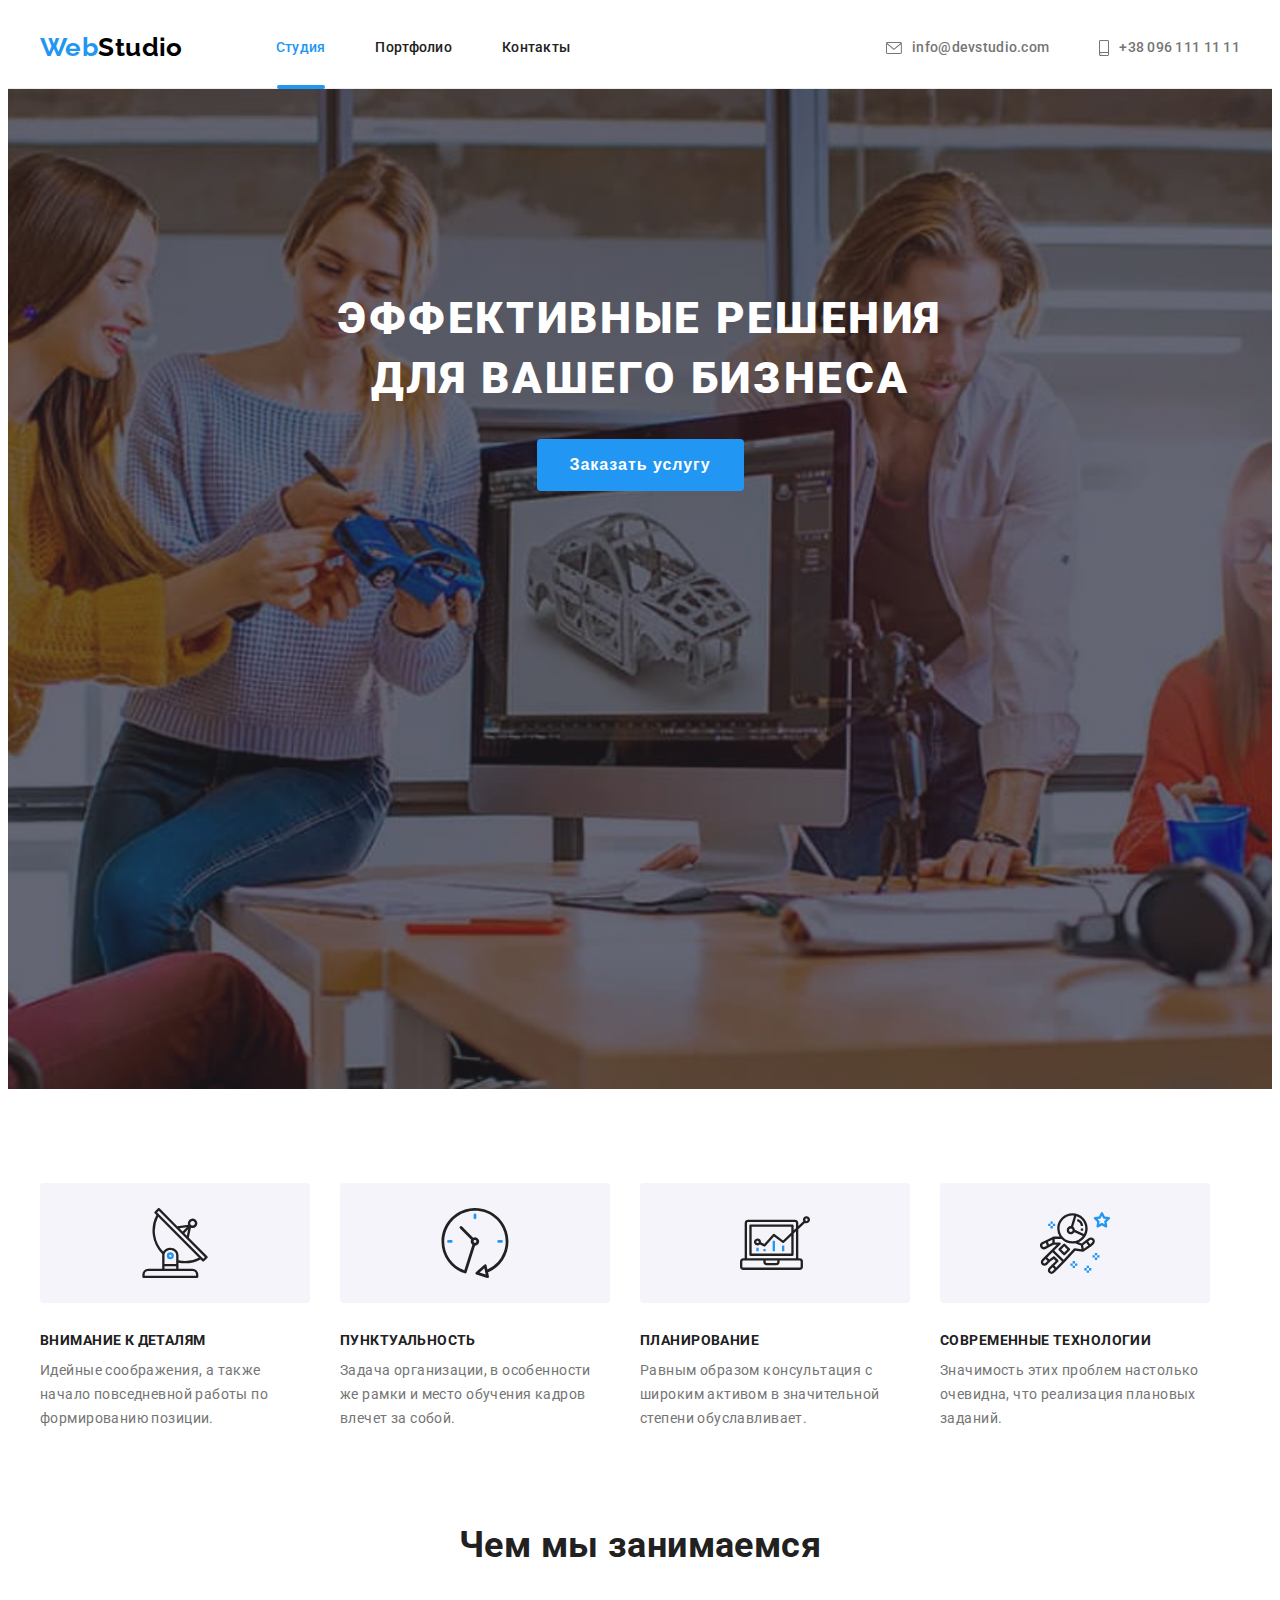
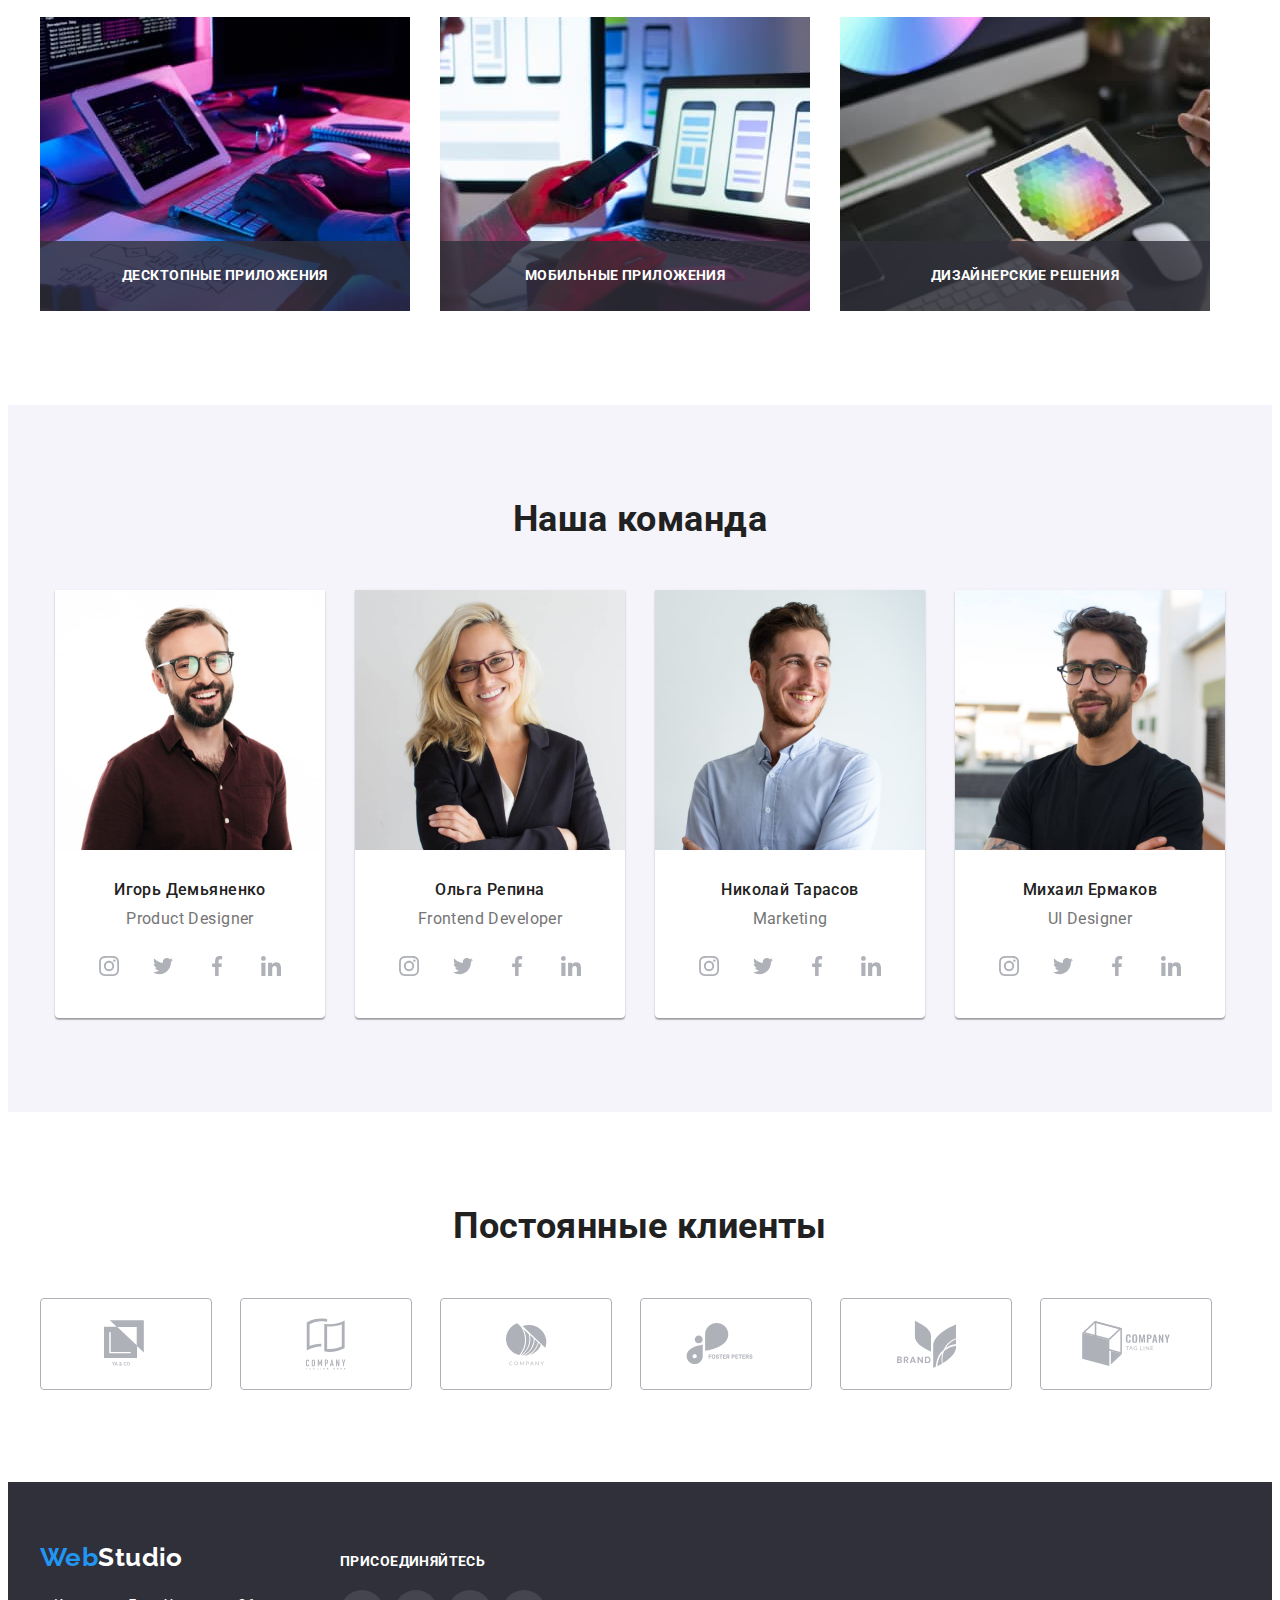
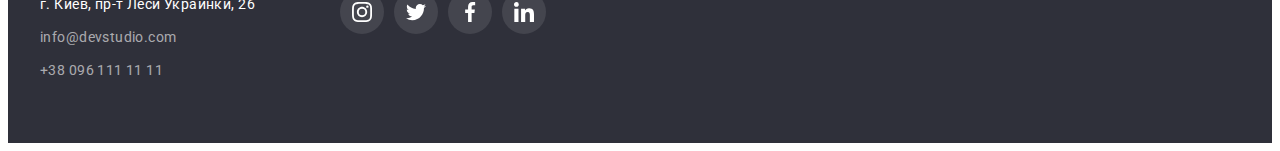
<file: index.html>
<!DOCTYPE html>
<html lang="ru">
  <head>
    <meta charset="UTF-8" />
    <meta http-equiv="X-UA-Compatible" content="IE=edge" />
    <meta name="viewport" content="width=device-width, initial-scale=1.0" />
    <title>Студия</title>
    <link rel="preconnect" href="https://fonts.gstatic.com" />
    <link
      href="https://fonts.googleapis.com/css2?family=Raleway:wght@700&family=Roboto:wght@400;500;700;900&display=swap"
      rel="stylesheet"
    />
    <link
      rel="stylesheet"
      href="https://cdnjs.cloudflare.com/ajax/libs/modern-normalize/1.0.0/modern-normalize.min.css"
      integrity="sha512-ISS7cAi1PEhQ8jnbJpJZMd29NlhNj4AWYyLOSp2CE/CsHxTCu+r+t0D2yoJudVrd0/8fTVPUVDzY5Tvli75u/g=="
      crossorigin="anonymous"
    />
    <link rel="stylesheet" href="./css/styles.css" />
  </head>

  <body>
    <!--Header container-->
    <header class="header">
      <div class="position container">
        <nav class="site-nav">
          <a class="logo" href="./index.html" lang="en"
            ><span class="accent">Web</span>Studio</a
          >

          <ul class="site-nav list">
            <li class="item">
              <a class="link current" href="./index.html">Студия</a>
            </li>
            <li class="item">
              <a class="link" href="./portfolio.html">Портфолио</a>
            </li>
            <li class="item">
              <a class="link" href="">Контакты</a>
            </li>
          </ul>
        </nav>

        <div class="contacts">
          <ul class="contacts-head list">
            <li class="item">
              <a class="link" href="mailto:info@devstudio.com">
                <svg class="icon-contacts" width="16" height="12">
                  <use href="./images/sprite.svg#icon-mail"></use>
                </svg>
                <span>info@devstudio.com</span>
              </a>
            </li>
            <li class="item">
              <a class="link" href="tel:+380961111111">
                <svg class="icon-contacts" width="10" height="16">
                  <use href="./images/sprite.svg#icon-tel"></use>
                </svg>
                <span>+38 096 111 11 11</span>
              </a>
            </li>
          </ul>
        </div>
      </div>
    </header>

    <!--Main container-->
    <main>
      <!-- Hero section -->
      <section class="hero">
        <h1 class="hero-title">Эффективные решения для вашего бизнеса</h1>

        <button class="button-primary" type="button" data-modal-open>
          Заказать услугу
        </button>
      </section>

      <!--Features section-->
      <section class="section">
        <div class="features container">
          <h2 class="visually-hidden">Наши особенности</h2>

          <ul class="features-icon list">
            <li class="features-icon-item">
              <svg class="icon antenna">
                <use href="./images/sprite.svg#icon-antenna"></use>
              </svg>
            </li>
            <li class="features-icon-item">
              <svg class="icon clock">
                <use href="./images/sprite.svg#icon-clock"></use>
              </svg>
            </li>
            <li class="features-icon-item">
              <svg class="icon diagram">
                <use href="./images/sprite.svg#icon-diagram"></use>
              </svg>
            </li>
            <li class="features-icon-item">
              <svg class="icon astronaut">
                <use href="./images/sprite.svg#icon-astronaut"></use>
              </svg>
            </li>
          </ul>

          <ul class="features list">
            <li class="item">
              <h3 class="features-title">Внимание к деталям</h3>

              <p class="features-text">
                Идейные соображения, а также начало повседневной работы по
                формированию позиции.
              </p>
            </li>

            <li class="item">
              <h3 class="features-title">Пунктуальность</h3>

              <p class="features-text">
                Задача организации, в особенности же рамки и место обучения
                кадров влечет за собой.
              </p>
            </li>

            <li class="item">
              <h3 class="features-title">Планирование</h3>

              <p class="features-text">
                Равным образом консультация с широким активом в значительной
                степени обуславливает.
              </p>
            </li>

            <li class="item">
              <h3 class="features-title">Современные технологии</h3>
              <p class="features-text">
                Значимость этих проблем настолько очевидна, что реализация
                плановых заданий.
              </p>
            </li>
          </ul>
        </div>
      </section>

      <!-- What we do section -->
      <section class="action section">
        <div class="container">
          <h2 class="section-title">Чем мы занимаемся</h2>

          <ul class="activity list">
            <li class="item">
              <img
                src="./images/layout.jpg"
                alt="Десктопные приложения"
                width="370"
                height="294"
              />
              <div class="activity-content">
                <p class="activity-text">Десктопные приложения</p>
              </div>
            </li>
            <li class="item">
              <img
                src="./images/adapting.jpg"
                alt="Мобильные приложения"
                width="370"
                height="294"
              />
              <div class="activity-content">
                <p class="activity-text">Мобильные приложения</p>
              </div>
            </li>
            <li class="item">
              <img
                src="./images/design.jpg"
                alt="Дизайнерские решения"
                width="370"
                height="294"
              />
              <div class="activity-content">
                <p class="activity-text">Дизайнерские решения</p>
              </div>
            </li>
          </ul>
        </div>
      </section>

      <!--Our team section-->
      <section class="team section">
        <div class="container">
          <h2 class="section-title">Наша команда</h2>

          <ul class="team list">
            <li class="item">
              <img
                src="./images/our-team/igor.jpg"
                alt="Игорь Демьяненко"
                width="270"
                height="260"
              />
              <div class="team-content">
                <h3 class="team-title">Игорь Демьяненко</h3>
                <p class="team-post" lang="en">Product Designer</p>

                <ul class="social-icons list">
                  <li class="social-icons-item">
                    <a
                      href=""
                      class="social-icons-link"
                      aria-label="Инстаграм"
                      target="_blank"
                      rel="noopener noreferrer"
                    >
                      <svg class="social-icons-svg">
                        <use href="./images/sprite.svg#icon-instagram"></use>
                      </svg>
                    </a>
                  </li>
                  <li class="social-icons-item">
                    <a
                      href=""
                      class="social-icons-link"
                      aria-label="Твиттер"
                      target="_blank"
                      rel="noopener noreferrer"
                    >
                      <svg class="social-icons-svg">
                        <use href="./images/sprite.svg#icon-twitter"></use>
                      </svg>
                    </a>
                  </li>
                  <li class="social-icons-item">
                    <a
                      href=""
                      class="social-icons-link"
                      aria-label="Фейсбук"
                      target="_blank"
                      rel="noopener noreferrer"
                    >
                      <svg class="social-icons-svg">
                        <use href="./images/sprite.svg#icon-facebook"></use>
                      </svg>
                    </a>
                  </li>
                  <li class="social-icons-item">
                    <a
                      href=""
                      class="social-icons-link"
                      aria-label="ЛинкедИН"
                      target="_blank"
                      rel="noopener noreferrer"
                    >
                      <svg class="social-icons-svg">
                        <use href="./images/sprite.svg#icon-linkedin"></use>
                      </svg>
                    </a>
                  </li>
                </ul>
              </div>
            </li>

            <li class="item">
              <img
                src="./images/our-team/olga.jpg"
                alt="Ольга Репина"
                width="270"
                height="260"
              />
              <div class="team-content">
                <h3 class="team-title">Ольга Репина</h3>
                <p class="team-post" lang="en">Frontend Developer</p>
                <ul class="social-icons list">
                  <li class="social-icons-item">
                    <a
                      href=""
                      class="social-icons-link"
                      aria-label="Инстаграм"
                      target="_blank"
                      rel="noopener noreferrer"
                    >
                      <svg class="social-icons-svg">
                        <use href="./images/sprite.svg#icon-instagram"></use>
                      </svg>
                    </a>
                  </li>
                  <li class="social-icons-item">
                    <a
                      href=""
                      class="social-icons-link"
                      aria-label="Твиттер"
                      target="_blank"
                      rel="noopener noreferrer"
                    >
                      <svg class="social-icons-svg">
                        <use href="./images/sprite.svg#icon-twitter"></use>
                      </svg>
                    </a>
                  </li>
                  <li class="social-icons-item">
                    <a
                      href=""
                      class="social-icons-link"
                      aria-label="Фейсбук"
                      target="_blank"
                      rel="noopener noreferrer"
                    >
                      <svg class="social-icons-svg">
                        <use href="./images/sprite.svg#icon-facebook"></use>
                      </svg>
                    </a>
                  </li>
                  <li class="social-icons-item">
                    <a
                      href=""
                      class="social-icons-link"
                      aria-label="ЛинкедИН"
                      target="_blank"
                      rel="noopener noreferrer"
                    >
                      <svg class="social-icons-svg">
                        <use href="./images/sprite.svg#icon-linkedin"></use>
                      </svg>
                    </a>
                  </li>
                </ul>
              </div>
            </li>

            <li class="item">
              <img
                src="./images/our-team/nikolay.jpg"
                alt="Николай Тарасов"
                width="270"
                height="260"
              />
              <div class="team-content">
                <h3 class="team-title">Николай Тарасов</h3>
                <p class="team-post" lang="en">Marketing</p>
                <ul class="social-icons list">
                  <li class="social-icons-item">
                    <a
                      href=""
                      class="social-icons-link"
                      aria-label="Инстаграм"
                      target="_blank"
                      rel="noopener noreferrer"
                    >
                      <svg class="social-icons-svg">
                        <use href="./images/sprite.svg#icon-instagram"></use>
                      </svg>
                    </a>
                  </li>
                  <li class="social-icons-item">
                    <a
                      href=""
                      class="social-icons-link"
                      aria-label="Твиттер"
                      target="_blank"
                      rel="noopener noreferrer"
                    >
                      <svg class="social-icons-svg">
                        <use href="./images/sprite.svg#icon-twitter"></use>
                      </svg>
                    </a>
                  </li>
                  <li class="social-icons-item">
                    <a
                      href=""
                      class="social-icons-link"
                      aria-label="Фейсбук"
                      target="_blank"
                      rel="noopener noreferrer"
                    >
                      <svg class="social-icons-svg">
                        <use href="./images/sprite.svg#icon-facebook"></use>
                      </svg>
                    </a>
                  </li>
                  <li class="social-icons-item">
                    <a
                      href=""
                      class="social-icons-link"
                      aria-label="ЛинкедИН"
                      target="_blank"
                      rel="noopener noreferrer"
                    >
                      <svg class="social-icons-svg">
                        <use href="./images/sprite.svg#icon-linkedin"></use>
                      </svg>
                    </a>
                  </li>
                </ul>
              </div>
            </li>

            <li class="item">
              <img
                src="./images/our-team/mikhail.jpg"
                alt="Михаил Ермаков"
                width="270"
                height="260"
              />
              <div class="team-content">
                <h3 class="team-title">Михаил Ермаков</h3>
                <p class="team-post" lang="en">UI Designer</p>
                <ul class="social-icons list">
                  <li class="social-icons-item">
                    <a
                      href=""
                      class="social-icons-link"
                      aria-label="Инстаграм"
                      target="_blank"
                      rel="noopener noreferrer"
                    >
                      <svg class="social-icons-svg">
                        <use href="./images/sprite.svg#icon-instagram"></use>
                      </svg>
                    </a>
                  </li>
                  <li class="social-icons-item">
                    <a
                      href=""
                      class="social-icons-link"
                      aria-label="Твиттер"
                      target="_blank"
                      rel="noopener noreferrer"
                    >
                      <svg class="social-icons-svg">
                        <use href="./images/sprite.svg#icon-twitter"></use>
                      </svg>
                    </a>
                  </li>
                  <li class="social-icons-item">
                    <a
                      href=""
                      class="social-icons-link"
                      aria-label="Фейсбук"
                      target="_blank"
                      rel="noopener noreferrer"
                    >
                      <svg class="social-icons-svg">
                        <use href="./images/sprite.svg#icon-facebook"></use>
                      </svg>
                    </a>
                  </li>
                  <li class="social-icons-item">
                    <a
                      href=""
                      class="social-icons-link"
                      aria-label="ЛинкедИН"
                      target="_blank"
                      rel="noopener noreferrer"
                    >
                      <svg class="social-icons-svg">
                        <use href="./images/sprite.svg#icon-linkedin"></use>
                      </svg>
                    </a>
                  </li>
                </ul>
              </div>
            </li>
          </ul>
        </div>
      </section>

      <section class="clients section">
        <div class="container">
          <h2 class="section-title">Постоянные клиенты</h2>
          <ul class="clients-list list">
            <li class="clients-list-item">
              <a
                class="clients-link"
                href=""
                target="_blank"
                rel="noopener noreferrer"
              >
                <svg class="client-icon" width="44" height="49">
                  <use href="./images/sprite.svg#icon-logo-1"></use>
                </svg>
              </a>
            </li>
            <li class="clients-list-item">
              <a
                class="clients-link"
                href=""
                target="_blank"
                rel="noopener noreferrer"
              >
                <svg class="client-icon" width="40" height="52">
                  <use href="./images/sprite.svg#icon-logo-2"></use>
                </svg>
              </a>
            </li>
            <li class="clients-list-item">
              <a
                class="clients-link"
                href=""
                target="_blank"
                rel="noopener noreferrer"
              >
                <svg class="client-icon" width="41" height="43">
                  <use href="./images/sprite.svg#icon-logo-3"></use>
                </svg>
              </a>
            </li>
            <li class="clients-list-item">
              <a
                class="clients-link"
                href=""
                target="_blank"
                rel="noopener noreferrer"
              >
                <svg class="client-icon logo-4" width="80" height="42">
                  <use href="./images/sprite.svg#icon-logo-4"></use>
                </svg>
              </a>
            </li>
            <li class="clients-list-item">
              <a
                class="clients-link"
                href=""
                target="_blank"
                rel="noopener noreferrer"
              >
                <svg class="client-icon" width="59" height="47">
                  <use href="./images/sprite.svg#icon-logo-5"></use>
                </svg>
              </a>
            </li>
            <li class="clients-list-item">
              <a
                class="clients-link"
                href=""
                target="_blank"
                rel="noopener noreferrer"
              >
                <svg class="client-icon" width="88.5" height="45.5">
                  <use href="./images/sprite.svg#icon-logo-6"></use>
                </svg>
              </a>
            </li>
          </ul>
        </div>
      </section>
    </main>

    <footer class="footer-section">
      <div class="container">
        <div class="address-section">
          <a class="logo-footer" href="./index.html" lang="en"
            ><span class="accent">Web</span>Studio</a
          >

          <address>
            <p class="address">г. Киев, пр-т Леси Украинки, 26</p>

            <ul class="contacts list">
              <li class="item">
                <a class="contacts-info link" href="mailto:info@devstudio.com"
                  >info@devstudio.com</a
                >
              </li>
              <li class="item">
                <a class="contacts-info link" href="tel:+380961111111"
                  >+38 096 111 11 11</a
                >
              </li>
            </ul>
          </address>
        </div>

        <div class="join">
          <b class="join-text">Присоединяйтесь</b>
          <ul class="social-icons list">
            <li class="social-icons-item">
              <a
                href=""
                class="social-icons-link"
                aria-label="Инстаграм"
                target="_blank"
                rel="noopener noreferrer"
              >
                <svg class="social-icons-svg">
                  <use href="./images/sprite.svg#icon-instagram"></use>
                </svg>
              </a>
            </li>
            <li class="social-icons-item">
              <a
                href=""
                class="social-icons-link"
                aria-label="Твиттер"
                target="_blank"
                rel="noopener noreferrer"
              >
                <svg class="social-icons-svg">
                  <use href="./images/sprite.svg#icon-twitter"></use>
                </svg>
              </a>
            </li>
            <li class="social-icons-item">
              <a
                href=""
                class="social-icons-link"
                aria-label="Фейсбук"
                target="_blank"
                rel="noopener noreferrer"
              >
                <svg class="social-icons-svg">
                  <use href="./images/sprite.svg#icon-facebook"></use>
                </svg>
              </a>
            </li>
            <li class="social-icons-item">
              <a
                href=""
                class="social-icons-link"
                aria-label="ЛинкедИН"
                target="_blank"
                rel="noopener noreferrer"
              >
                <svg class="social-icons-svg">
                  <use href="./images/sprite.svg#icon-linkedin"></use>
                </svg>
              </a>
            </li>
          </ul>
        </div>
      </div>
    </footer>

    <div class="backdrop is-hidden" data-modal>
      <div class="modal">
        <button type="button" class="close-button" data-modal-close>
          <svg
            width="11"
            height="11"
            viewBox="0 0 18 18"
            fill="none"
            xmlns="http://www.w3.org/2000/svg"
            class="close-button-icon"
          >
            <path
              d="M15 4.10786L13.8921 3L9.5 7.39214L5.10786 3L4 4.10786L8.39214 8.5L4 12.8921L5.10786 14L9.5 9.60786L13.8921 14L15 12.8921L10.6079 8.5L15 4.10786Z"
              fill="black"
            />
          </svg>
        </button>
      </div>
    </div>

    <script src="./js/modal.js"></script>
  </body>
</html>
</file>
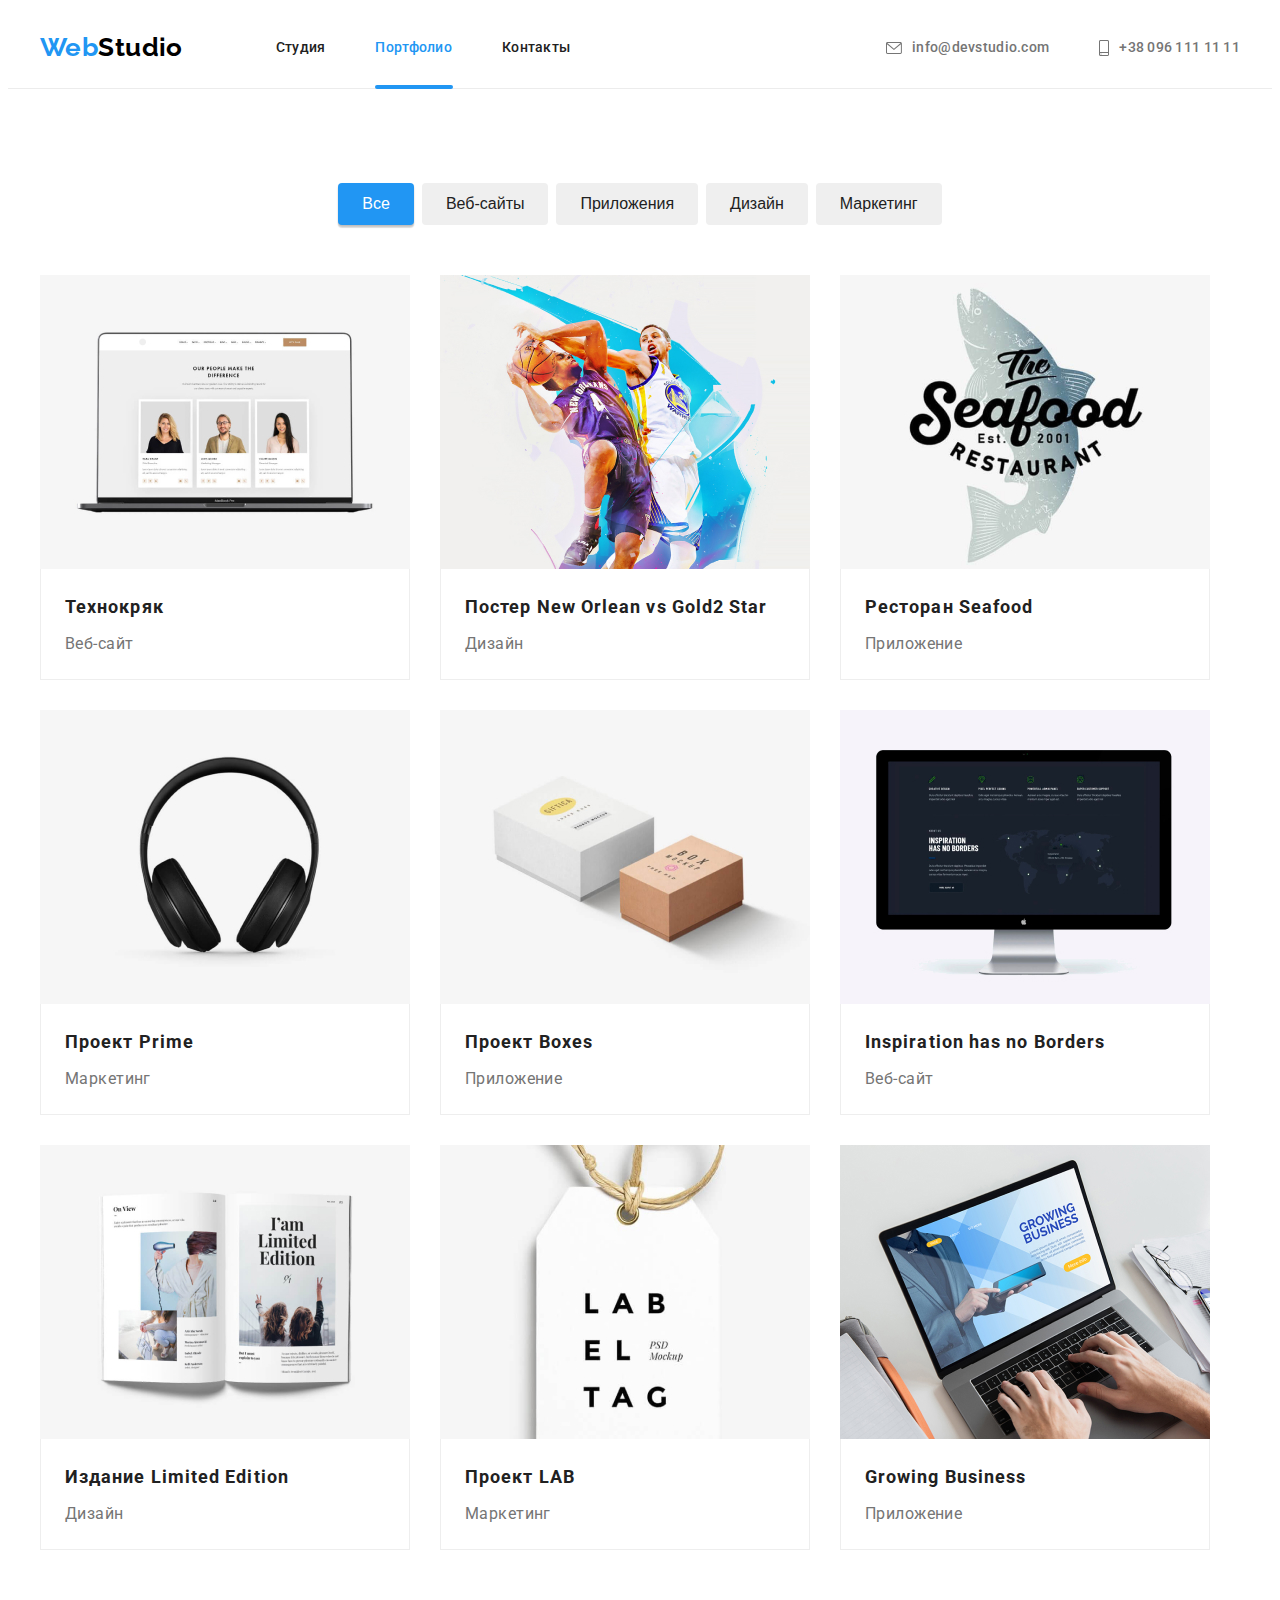
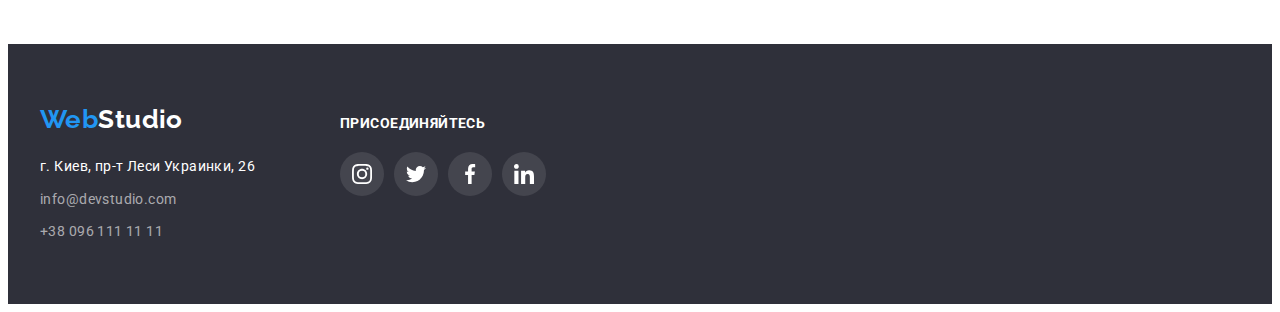
<file: portfolio.html>
<!DOCTYPE html>
<html lang="ru">
  <head>
    <meta charset="UTF-8" />
    <meta http-equiv="X-UA-Compatible" content="IE=edge" />
    <meta name="viewport" content="width=device-width, initial-scale=1.0" />
    <title>Портфолио</title>
    <link rel="preconnect" href="https://fonts.gstatic.com" />
    <link
      href="https://fonts.googleapis.com/css2?family=Raleway:wght@700&family=Roboto:wght@400;500;700;900&display=swap"
      rel="stylesheet"
    />
    <link
      rel="stylesheet"
      href="https://cdnjs.cloudflare.com/ajax/libs/modern-normalize/1.0.0/modern-normalize.min.css"
      integrity="sha512-ISS7cAi1PEhQ8jnbJpJZMd29NlhNj4AWYyLOSp2CE/CsHxTCu+r+t0D2yoJudVrd0/8fTVPUVDzY5Tvli75u/g=="
      crossorigin="anonymous"
    />

    <link rel="stylesheet" href="./css/styles.css" />
  </head>
  <body>
    <!--Header container-->
    <header class="header">
      <div class="position container">
        <nav class="site-nav">
          <a class="logo" href="./index.html" lang="en"
            ><span class="accent">Web</span>Studio</a
          >

          <ul class="site-nav list">
            <li class="item">
              <a class="link" href="./index.html">Студия</a>
            </li>
            <li class="item">
              <a class="link current portfolio" href="./portfolio.html"
                >Портфолио</a
              >
            </li>
            <li class="item">
              <a class="link" href="">Контакты</a>
            </li>
          </ul>
        </nav>

        <div class="contacts">
          <ul class="contacts-head list">
            <li class="item">
              <a class="link" href="mailto:info@devstudio.com">
                <svg class="icon-contacts" width="16" height="12">
                  <use href="./images/sprite.svg#icon-mail"></use>
                </svg>
                <span>info@devstudio.com</span>
              </a>
            </li>
            <li class="item">
              <a class="link" href="tel:+380961111111">
                <svg class="icon-contacts" width="10" height="16">
                  <use href="./images/sprite.svg#icon-tel"></use>
                </svg>
                <span>+38 096 111 11 11</span>
              </a>
            </li>
          </ul>
        </div>
      </div>
    </header>

    <!--Main container-->
    <main>
      <!--Projects section-->
      <section class="section">
        <div class="container">
          <h1 class="visually-hidden">Наши проекты</h1>
          <!--Filters list-->
          <ul class="filters list">
            <li class="item">
              <button class="button-secondary current" type="button">
                Все
              </button>
            </li>
            <li class="item">
              <button class="button-secondary" type="button">Веб-сайты</button>
            </li>
            <li class="item">
              <button class="button-secondary" type="button">Приложения</button>
            </li>
            <li class="item">
              <button class="button-secondary" type="button">Дизайн</button>
            </li>
            <li class="item">
              <button class="button-secondary" type="button">Маркетинг</button>
            </li>
          </ul>

          <!--Projects list-->
          <ul class="projects list">
            <li class="item">
              <a class="link" href="">
                <div class="thumb">
                  <img
                    class="img-block"
                    src="./images/portfolio/img-1.jpg"
                    alt="Веб-сайт Технокряк"
                    width="370"
                    height="294"
                  />
                  <p class="projects-text">
                    Технокряк это современная площадка распространения
                    коронавируса. Компании используют эту платформу для
                    цифрового шпионажа и атак на защищённые сервера конкурентов.
                  </p>
                </div>
                <div class="projects-content">
                  <h2 class="title">Технокряк</h2>
                  <p class="category">Веб-сайт</p>
                </div>
              </a>
            </li>

            <li class="item">
              <a class="link" href="">
                <div class="thumb">
                  <img
                    class="img-block"
                    src="./images/portfolio/img-2.jpg"
                    alt="Дизайн Постера"
                    width="370"
                    height="294"
                  />
                  <p class="projects-text">
                    Технокряк это современная площадка распространения
                    коронавируса. Компании используют эту платформу для
                    цифрового шпионажа и атак на защищённые сервера конкурентов.
                  </p>
                </div>
                <div class="projects-content">
                  <h2 class="title">Постер New Orlean vs Gold2 Star</h2>
                  <p class="category">Дизайн</p>
                </div>
              </a>
            </li>

            <li class="item">
              <a class="link" href="">
                <div class="thumb">
                  <img
                    class="img-block"
                    src="./images/portfolio/img-3.jpg"
                    alt="Приложение для ресторана"
                    width="370"
                    height="294"
                  />
                  <p class="projects-text">
                    Технокряк это современная площадка распространения
                    коронавируса. Компании используют эту платформу для
                    цифрового шпионажа и атак на защищённые сервера конкурентов.
                  </p>
                </div>
                <div class="projects-content">
                  <h2 class="title">Ресторан Seafood</h2>
                  <p class="category">Приложение</p>
                </div>
              </a>
            </li>

            <li class="item">
              <a class="link" href="">
                <div class="thumb">
                  <img
                    class="img-block"
                    src="./images/portfolio/img-4.jpg"
                    alt="Проект Prime"
                    width="370"
                    height="294"
                  />
                  <p class="projects-text">
                    Технокряк это современная площадка распространения
                    коронавируса. Компании используют эту платформу для
                    цифрового шпионажа и атак на защищённые сервера конкурентов.
                  </p>
                </div>
                <div class="projects-content">
                  <h2 class="title">Проект Prime</h2>
                  <p class="category">Маркетинг</p>
                </div>
              </a>
            </li>

            <li class="item">
              <a class="link" href="">
                <div class="thumb">
                  <img
                    class="img-block"
                    src="./images/portfolio/img-5.jpg"
                    alt="Приложение Boxes"
                    width="370"
                    height="294"
                  />
                  <p class="projects-text">
                    Технокряк это современная площадка распространения
                    коронавируса. Компании используют эту платформу для
                    цифрового шпионажа и атак на защищённые сервера конкурентов.
                  </p>
                </div>
                <div class="projects-content">
                  <h2 class="title">Проект Boxes</h2>
                  <p class="category">Приложение</p>
                </div>
              </a>
            </li>

            <li class="item">
              <a class="link" href="">
                <div class="thumb">
                  <img
                    class="img-block"
                    src="./images/portfolio/img-6.jpg"
                    alt="Веб-сайт Inspiration has no Borders"
                    width="370"
                    height="294"
                  />
                  <p class="projects-text">
                    Технокряк это современная площадка распространения
                    коронавируса. Компании используют эту платформу для
                    цифрового шпионажа и атак на защищённые сервера конкурентов.
                  </p>
                </div>
                <div class="projects-content">
                  <h2 class="title" lang="en">Inspiration has no Borders</h2>
                  <p class="category">Веб-сайт</p>
                </div>
              </a>
            </li>

            <li class="item">
              <a class="link" href="">
                <div class="thumb">
                  <img
                    class="img-block"
                    src="./images/portfolio/img-7.jpg"
                    alt="Дизайн Издания"
                    width="370"
                    height="294"
                  />
                  <p class="projects-text">
                    Технокряк это современная площадка распространения
                    коронавируса. Компании используют эту платформу для
                    цифрового шпионажа и атак на защищённые сервера конкурентов.
                  </p>
                </div>
                <div class="projects-content">
                  <h2 class="title">Издание Limited Edition</h2>
                  <p class="category">Дизайн</p>
                </div>
              </a>
            </li>

            <li class="item">
              <a class="link" href="">
                <div class="thumb">
                  <img
                    class="img-block"
                    src="./images/portfolio/img-8.jpg"
                    alt="Проект LAB"
                    width="370"
                    height="294"
                  />
                  <p class="projects-text">
                    Технокряк это современная площадка распространения
                    коронавируса. Компании используют эту платформу для
                    цифрового шпионажа и атак на защищённые сервера конкурентов.
                  </p>
                </div>
                <div class="projects-content">
                  <h2 class="title">Проект LAB</h2>
                  <p class="category">Маркетинг</p>
                </div>
              </a>
            </li>

            <li class="item">
              <a class="link" href="">
                <div class="thumb">
                  <img
                    class="img-block"
                    src="./images/portfolio/img-9.jpg"
                    alt="Приложение Growing Business"
                    width="370"
                    height="294"
                  />
                  <p class="projects-text">
                    Технокряк это современная площадка распространения
                    коронавируса. Компании используют эту платформу для
                    цифрового шпионажа и атак на защищённые сервера конкурентов.
                  </p>
                </div>
                <div class="projects-content">
                  <h2 class="title" lang="en">Growing Business</h2>
                  <p class="category">Приложение</p>
                </div>
              </a>
            </li>
          </ul>
        </div>
      </section>
    </main>

    <footer class="footer-section">
      <div class="container">
        <div class="address-section">
          <a class="logo-footer" href="./index.html" lang="en"
            ><span class="accent">Web</span>Studio</a
          >

          <address>
            <p class="address">г. Киев, пр-т Леси Украинки, 26</p>

            <ul class="contacts list">
              <li class="item">
                <a class="contacts-info link" href="mailto:info@devstudio.com"
                  >info@devstudio.com</a
                >
              </li>
              <li class="item">
                <a class="contacts-info link" href="tel:+380961111111"
                  >+38 096 111 11 11</a
                >
              </li>
            </ul>
          </address>
        </div>

        <div class="join">
          <b class="join-text">Присоединяйтесь</b>
          <ul class="social-icons list">
            <li class="social-icons-item">
              <a
                href=""
                class="social-icons-link"
                aria-label="Инстаграм"
                target="_blank"
                rel="noopener noreferrer"
              >
                <svg class="social-icons-svg">
                  <use href="./images/sprite.svg#icon-instagram"></use>
                </svg>
              </a>
            </li>
            <li class="social-icons-item">
              <a
                href=""
                class="social-icons-link"
                aria-label="Твиттер"
                target="_blank"
                rel="noopener noreferrer"
              >
                <svg class="social-icons-svg">
                  <use href="./images/sprite.svg#icon-twitter"></use>
                </svg>
              </a>
            </li>
            <li class="social-icons-item">
              <a
                href=""
                class="social-icons-link"
                aria-label="Фейсбук"
                target="_blank"
                rel="noopener noreferrer"
              >
                <svg class="social-icons-svg">
                  <use href="./images/sprite.svg#icon-facebook"></use>
                </svg>
              </a>
            </li>
            <li class="social-icons-item">
              <a
                href=""
                class="social-icons-link"
                aria-label="ЛинкедИН"
                target="_blank"
                rel="noopener noreferrer"
              >
                <svg class="social-icons-svg">
                  <use href="./images/sprite.svg#icon-linkedin"></use>
                </svg>
              </a>
            </li>
          </ul>
        </div>
      </div>
    </footer>
  </body>
</html>
</file>
<file: css/styles.css>
:root {
  --primary-text-color: #757575;
  --title-text-color: #212121;
  --accent-color: #2196f3;
  --primary-white-color: #ffffff;
  --footer-background-color: #2f303a;
  --icon-color: #afb1b8;

  --hero-bg: #2f303a;
  --team-bg: #f5f4fa;

  --main-font: Roboto, sans-serif;
}

body {
  font-family: var(--main-font);
  font-size: 14px;
  letter-spacing: 0.03em;

  background-color: var(--primary-white-color);
  color: var(--primary-text-color);
}

/* Утилиты */
h1,
h2,
h3 {
  margin: 0;
}

p {
  margin: 0;
}

img {
  display: block;
}

.section {
  padding-top: 94px;
  padding-bottom: 94px;
}

.container {
  margin-left: auto;
  margin-right: auto;
  width: 1200px;
  padding-left: 15px;
  padding-right: 15px;
}

.visually-hidden {
  position: absolute;
  width: 1px;
  height: 1px;
  margin: -1px;
  border: 0;
  padding: 0;

  white-space: nowrap;
  clip-path: inset(100%);
  clip: rect(0 0 0 0);
  overflow: hidden;
}
/* Backdrop и Модальное окно */
.backdrop {
  position: fixed;
  top: 0;
  left: 0;
  width: 100vw;
  height: 100vh;

  transition: opacity 250ms cubic-bezier(0.4, 0, 0.2, 1);
  background-color: rgba(0, 0, 0, 0.2);
}

.backdrop.is-hidden {
  visibility: hidden;
  opacity: 0;
  pointer-events: none;
}

.backdrop.is-hidden .modal {
  transform: translate(-50%, -50%) scale(1.1);
}

.modal {
  position: absolute;
  top: 50%;
  left: 50%;
  transform: translate(-50%, -50%) scale(1);

  width: 528px;
  height: 581px;

  background-color: var(--primary-white-color);

  transition: transform 250ms cubic-bezier(0.4, 0, 0.2, 1);
}

.close-button {
  display: block;
  width: 30px;
  height: 30px;
  margin-top: 8px;
  margin-left: auto;
  margin-right: 8px;
  padding: 8px 8px 9px 9px;

  border: 1px solid rgba(0, 0, 0, 0.1);
  border-radius: 50%;

  cursor: pointer;
  background-color: transparent;
}

/* Глобальное оформление ссылок */

.link {
  text-decoration: none;
}

/* Глобальное оформление списков */
.list {
  margin: 0;
  padding-left: 0;
  list-style: none;
}

/* Heading */
.title {
  color: var(--title-text-color);
}

/* Элементы  Header container */

.header {
  border-bottom: 1px solid #ececec;
  background-color: var(--primary-white-color);
}
.header .position {
  display: flex;
  align-items: center;
}

/* Логотип */
.logo {
  margin-right: 93px;
  padding-top: 24px;
  padding-bottom: 25px;

  font-family: Raleway, sans-serif;
  font-weight: 700;
  font-size: 26px;
  line-height: 1.19;
  text-decoration: none;
  color: #000000;
}
.accent {
  color: var(--accent-color);
}

/* Панель навигации */
.site-nav {
  display: flex;
  align-items: center;
}

.site-nav .item:not(:last-child),
.contacts-head .item:not(:last-child) {
  margin-right: 50px;
}

.site-nav .link {
  display: inline-block;
  padding-top: 32px;
  padding-bottom: 32px;

  font-weight: 500;
  font-size: 14px;
  line-height: 1.14;
  letter-spacing: 0.02em;
  color: var(--title-text-color);
  transition: color 250ms cubic-bezier(0.4, 0, 0.2, 1);
}

.site-nav .link:hover,
.site-nav .link:focus {
  color: var(--accent-color);
}

.link.current {
  color: var(--accent-color);
  position: relative;
}

.link.current::after {
  position: absolute;
  bottom: -1px;
  right: 50%;
  transform: translateX(50%);
  display: block;
  content: '';

  width: 48px;
  height: 4px;

  border-radius: 2px;
  background-color: var(--accent-color);
}

.portfolio.current::after {
  width: 78px;
}

/* Контакты */
.contacts-head {
  display: flex;
}

.contacts {
  margin-left: auto;
}

.contacts-head .link {
  display: flex;
  align-items: center;
  padding-top: 32px;
  padding-bottom: 32px;

  font-weight: 500;
  font-size: 14px;
  line-height: 1.14;
  letter-spacing: 0.02em;
  color: inherit;
  text-decoration: none;

  transition: color 250ms cubic-bezier(0.4, 0, 0.2, 1);
}

.icon-contacts {
  margin-right: 10px;

  fill: currentColor;
}

.contacts-head .link:hover,
.contacts-head .link:focus {
  color: var(--accent-color);
}

/* main секция страницы Студия */
/* Секция Hero  */
.hero {
  max-width: 1600px;
  height: 600px;
  margin-left: auto;
  margin-right: auto;
  padding-top: 200px;
  padding-bottom: 200px;

  text-align: center;
  background-image: linear-gradient(
      to right,
      rgba(47, 48, 58, 0.4),
      rgba(47, 48, 58, 0.4)
    ),
    url(../images/background-hero.jpg);
  background-color: var(--hero-bg);

  background-repeat: no-repeat;
  background-size: cover;
  background-position: center;
}

.hero-title {
  max-width: 696px;
  margin-bottom: 30px;
  margin-right: auto;
  margin-left: auto;

  font-weight: 900;
  font-size: 44px;
  line-height: 1.36;
  text-align: center;
  letter-spacing: 0.06em;
  text-transform: uppercase;
  color: var(--primary-white-color);
}

.button-primary {
  padding: 10px 32px;

  font-weight: 700;
  font-size: 16px;
  line-height: 1.87;
  letter-spacing: 0.06em;

  color: var(--primary-white-color);
  background-color: var(--accent-color);

  border: 1px solid transparent;
  border-radius: 4px;
  cursor: pointer;

  transition: box-shadow 250ms cubic-bezier(0.4, 0, 0.2, 1);
}

.button-primary:hover,
.button-primary:focus {
  box-shadow: 0px 4px 4px rgba(0, 0, 0, 0.15);
}

/* Секция особенностей */
.features-icon {
  display: flex;
}

.features-icon-item {
  display: flex;
  align-items: center;
  justify-content: center;
  width: calc((100% - 4 * 30px) / 4);
  height: 120px;
  margin-bottom: 30px;

  background-color: #f5f4fa;
  border-radius: 4px;
}

.features-icon-item:not(:last-child) {
  margin-right: 30px;
}

.features-icon .icon {
  width: 70px;
  height: 70px;
}

.features.list {
  display: flex;

  margin-top: 0;
  margin-bottom: 0;
}

.features-title {
  margin-top: 0;
  margin-bottom: 10px;
  font-weight: 700;
  font-size: 14px;
  line-height: 1.14;
  text-transform: uppercase;
  color: var(--title-text-color);
}

.features-text {
  font-size: 14px;
  line-height: 1.71;
}

.features .item {
  flex-basis: calc((100% - 4 * 30px) / 4);
}

.features .item:not(:last-child) {
  margin-right: 30px;
}

/* Секция Чем мы занимаемся */
.action.section {
  padding-top: 0;
}

.section-title {
  margin-top: 0;
  margin-bottom: 50px;

  font-weight: 700;
  font-size: 36px;
  line-height: 1.16;
  text-align: center;
  color: var(--title-text-color);
}

.activity {
  display: flex;
}

.activity .item {
  position: relative;

  flex-basis: calc((100% - 90px) / 3);
}

.activity .item:not(:last-child) {
  margin-right: 30px;
}

.activity-content {
  position: absolute;
  display: flex;
  justify-content: center;
  align-items: center;

  bottom: 0%;
  width: 100%;
  height: 70px;

  background-color: rgba(47, 48, 58, 0.8);
}

.activity-text {
  font-weight: 700;
  font-size: 14px;
  line-height: 1.14;
  text-align: center;

  text-transform: uppercase;

  color: var(--primary-white-color);
}

/* Секция Наша команда */
.team.section {
  background-color: var(--team-bg);
}

.team-title {
  margin-bottom: 10px;

  font-weight: 500;
  font-size: 16px;
  line-height: 1.19;
  color: var(--title-text-color);
}

.team {
  display: flex;
  justify-content: center;

  font-size: 16px;
  line-height: 1.19;
  text-align: center;
}

.team .item {
  flex-basis: calc((100% - 120px) / 4);

  border-bottom-left-radius: 4px;
  border-bottom-right-radius: 4px;
  box-shadow: 0px 1px 3px rgba(0, 0, 0, 0.12), 0px 1px 1px rgba(0, 0, 0, 0.14),
    0px 2px 1px rgba(0, 0, 0, 0.2);
  background-color: #fff;
}

.team .item:not(:last-child) {
  margin-right: 30px;
}

.team-content {
  padding: 30px;
}

.team-post {
  margin-bottom: 16px;
}

.social-icons {
  display: inline-flex;
}

.social-icons-link {
  display: flex;
  align-items: center;
  justify-content: center;
  width: 44px;
  height: 44px;

  fill: var(--icon-color);
  border-radius: 50%;

  transition: background-color 250ms cubic-bezier(0.4, 0, 0.2, 1),
    fill 250ms cubic-bezier(0.4, 0, 0.2, 1);
}

.social-icons-item:not(:last-child) {
  margin-right: 10px;
}

.social-icons-link:hover,
.social-icons-link:focus {
  background-color: var(--accent-color);
}

.social-icons-link:hover .social-icons-svg,
.social-icons-link:focus .social-icons-svg {
  fill: var(--primary-white-color);
}

.social-icons-svg {
  width: 20px;
  height: 20px;
}

/* Clients section */
.clients-list {
  display: inline-flex;
}

.clients-list-item {
  width: 170px;
  height: 90px;
}

.clients-list-item:not(:last-child) {
  margin-right: 30px;
}

.clients-link {
  display: flex;
  justify-content: center;
  align-items: center;
  width: 100%;
  height: 100%;

  border: 1px solid var(--icon-color);
  border-radius: 4px;
  fill: var(--icon-color);

  transition: border-color 250ms cubic-bezier(0.4, 0, 0.2, 1),
    fill 250ms cubic-bezier(0.4, 0, 0.2, 1);
}

.clients-link:hover,
.clients-link:focus {
  border-color: var(--accent-color);
  fill: var(--accent-color);
}

/* Футер */
.footer-section {
  padding-top: 60px;
  padding-bottom: 60px;

  background-color: var(--footer-background-color);
}
.footer-section .container {
  display: flex;
  flex-wrap: wrap;
  align-items: baseline;
}

.logo-footer {
  display: inline-block;
  margin-bottom: 20px;

  font-family: Raleway, sans-serif;
  font-weight: 700;
  font-size: 26px;
  line-height: 1.19;
  text-decoration: none;
  color: var(--primary-white-color);
}

.address {
  margin-top: 0;
  margin-bottom: 9px;

  font-style: normal;
  font-size: 14px;
  line-height: 1.71;
  color: var(--primary-white-color);
}

.address-section {
  min-width: 270px;
  margin-right: 30px;
}

.contacts-info {
  font-style: normal;
  font-size: 14px;
  line-height: 1.71;
  color: rgba(255, 255, 255, 0.6);

  transition: color 250ms cubic-bezier(0.4, 0, 0.2, 1);
}

.contacts-info:hover,
.contacts-info:focus {
  color: var(--accent-color);
}

.contacts > .item:not(:last-child) {
  margin-bottom: 9px;
}

.join {
  width: 270px;
}

.join .social-icons-link {
  background-color: rgba(255, 255, 255, 0.1);
  fill: var(--primary-white-color);
}

.join-text {
  display: block;
  margin-bottom: 20px;

  font-weight: 700;
  line-height: 1.14;
  text-transform: uppercase;

  color: var(--primary-white-color);
}

.join .social-icons-link:hover,
.join .social-icons-link:focus {
  background-color: var(--accent-color);
}

.social-icons-svg {
  width: 20px;
  height: 20px;
}

/* main страницы Портфолио */
/* Filters */
.filters {
  display: flex;
  justify-content: center;

  margin-bottom: 50px;
}

.button-secondary {
  padding: 6px 22px;

  font-weight: 500;
  font-size: 16px;
  line-height: 1.62;
  color: var(--title-text-color);
  cursor: pointer;

  border-color: transparent;
  border-radius: 4px;
  transition: color 250ms cubic-bezier(0.4, 0, 0.2, 1),
    background-color 250ms cubic-bezier(0.4, 0, 0.2, 1),
    box-shadow 250ms cubic-bezier(0.4, 0, 0.2, 1);
}

.button-secondary:hover,
.button-secondary:focus,
.button-secondary.current {
  color: var(--primary-white-color);
  background-color: var(--accent-color);
  box-shadow: 0px 3px 1px rgba(0, 0, 0, 0.1), 0px 1px 2px rgba(0, 0, 0, 0.08),
    0px 2px 2px rgba(0, 0, 0, 0.12);
}

.filters .item:not(:last-child) {
  margin-right: 8px;
}

/* Карточки проектов */
.projects {
  display: flex;
  flex-wrap: wrap;
}

.projects .item {
  flex-basis: calc((100% - 90px) / 3);
  margin-right: 30px;
  margin-bottom: 30px;
}

.projects .item:nth-child(3n) {
  margin-right: 0;
}

.projects .item:nth-last-child(-n + 3) {
  margin-bottom: 0;
}

.projects .title {
  margin-bottom: 4px;

  font-weight: 700;
  font-size: 18px;
  line-height: 2;
  letter-spacing: 0.06em;
}

.item .img-block {
  display: block;
}

.projects .link {
  transition: box-shadow 250ms cubic-bezier(0.4, 0, 0.2, 1);
}

.projects .link:hover,
.projects .link:focus {
  display: block;
  box-shadow: 0px 1px 1px rgba(0, 0, 0, 0.12), 0px 4px 4px rgba(0, 0, 0, 0.06),
    1px 4px 6px rgba(0, 0, 0, 0.16);
}

.projects-content {
  padding-top: 20px;
  padding-bottom: 20px;
  padding-left: 24px;
  padding-right: 24px;

  border-left: 1px solid #eeeeee;
  border-right: 1px solid #eeeeee;
  border-bottom: 1px solid #eeeeee;
}

.projects .category {
  font-size: 16px;
  line-height: 1.87;
  color: var(--primary-text-color);
}

.thumb {
  position: relative;
  overflow: hidden;
}

.projects-text {
  position: absolute;
  top: 0;
  left: 0;
  transform: translate(0, 100%);

  width: 100%;
  height: 100%;
  padding: 63px 24px;

  font-size: 18px;
  line-height: 1.56;
  color: var(--primary-white-color);

  background-color: rgba(33, 150, 243, 0.9);

  opacity: 0;
  transition: transform 250ms cubic-bezier(0.4, 0, 0.2, 1),
    opacity 250ms cubic-bezier(0.4, 0, 0.2, 1);
}

.projects .link:hover .projects-text,
.projects .link:focus .projects-text {
  transform: translate(0, 0);
  opacity: 1;
}
</file>
